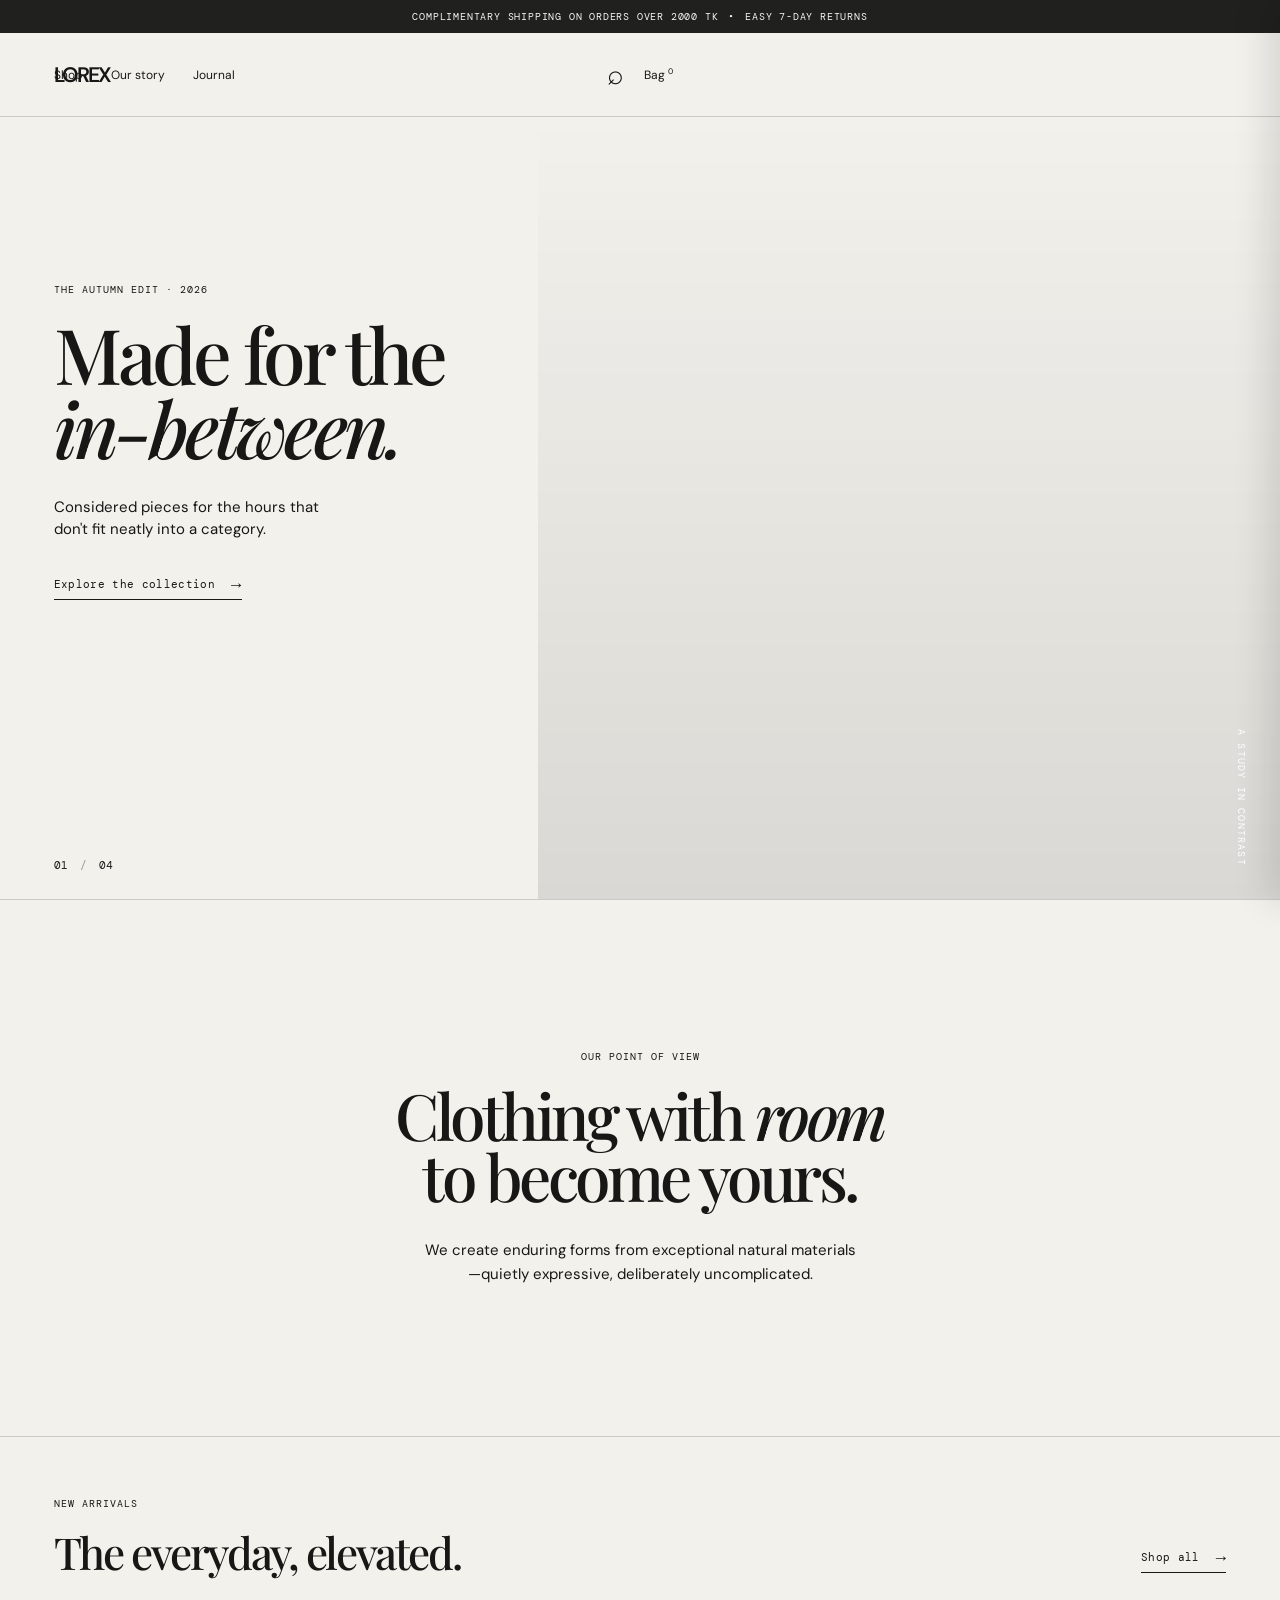
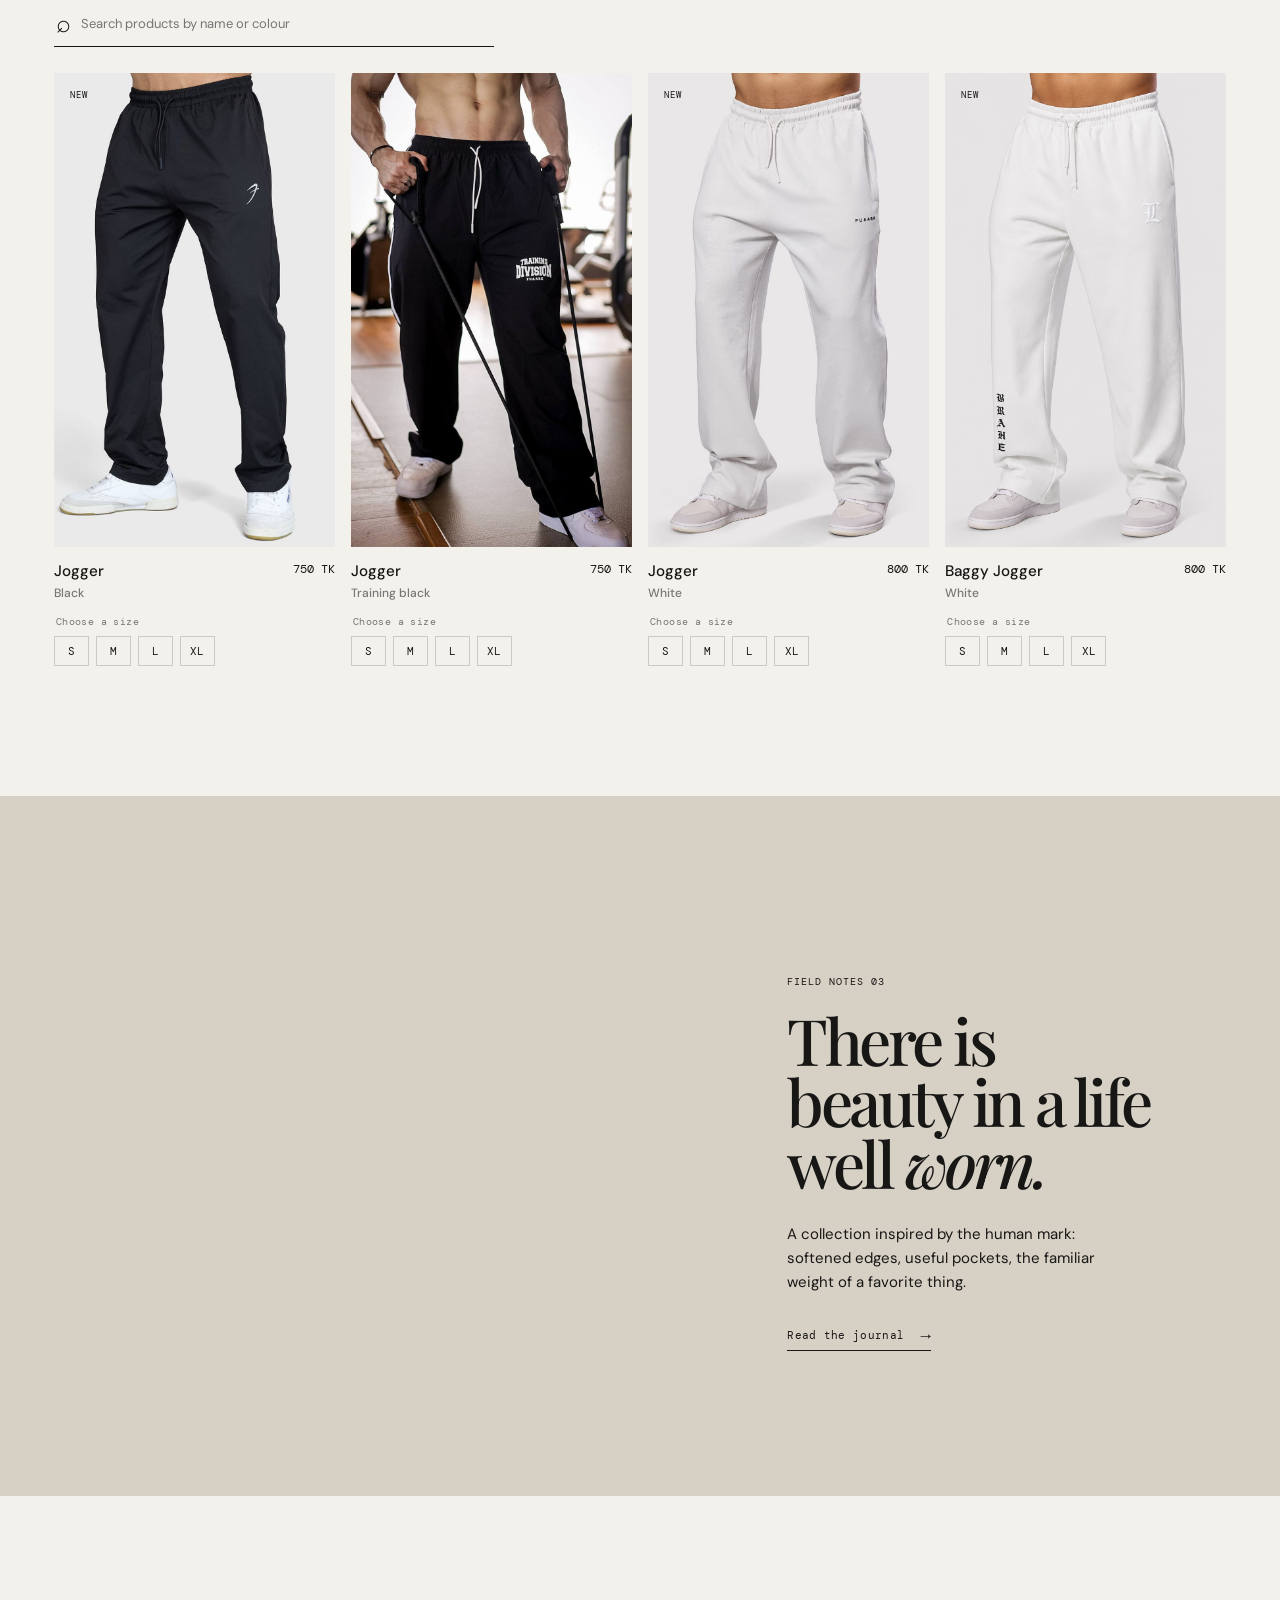
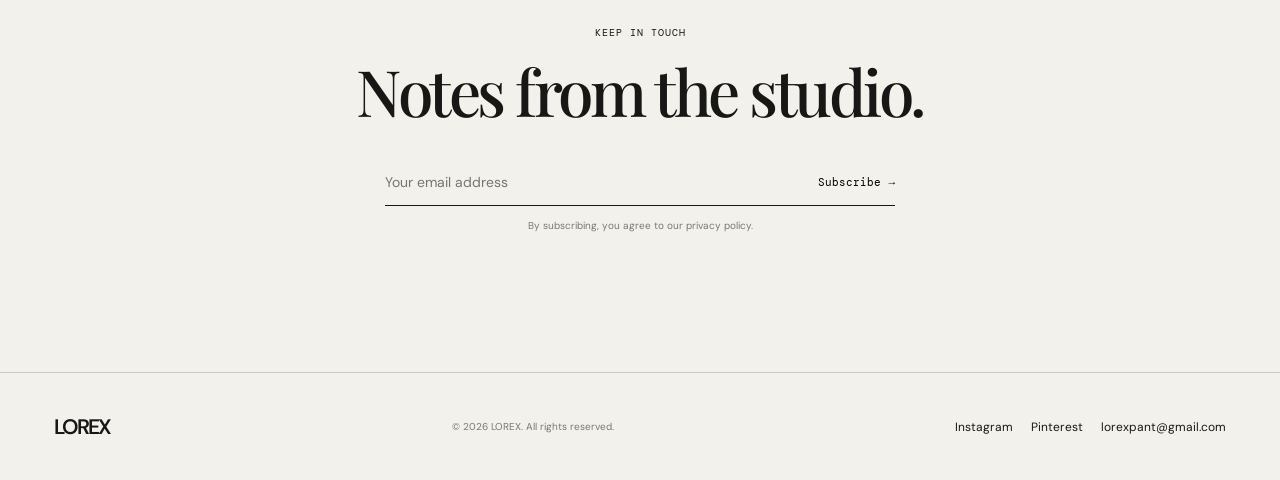
<file: index.html>
<!doctype html>
<html lang="en">
  <head>
    <meta charset="UTF-8" />
    <meta name="viewport" content="width=device-width, initial-scale=1.0" />
    <meta name="description" content="LOREX — modern essentials, made to be lived in." />
    <title>LOREX — Modern Essentials</title>
    <link rel="preconnect" href="https://fonts.googleapis.com" />
    <link rel="preconnect" href="https://fonts.gstatic.com" crossorigin />
    <link href="https://fonts.googleapis.com/css2?family=DM+Mono:wght@400;500&family=DM+Sans:opsz,wght@9..40,400;9..40,500;9..40,600&family=Playfair+Display:ital,wght@0,500;0,600;1,500&display=swap" rel="stylesheet" />
    <link rel="stylesheet" href="styles.css" />
    <link rel="stylesheet" href="custom.css" />
  </head>
  <body>
    <div class="announcement">COMPLIMENTARY SHIPPING ON ORDERS OVER 2000 TK <span>•</span> EASY 7-DAY RETURNS</div>
    <header class="site-header">
      <button class="menu-button" aria-label="Open menu"><i></i><i></i></button>
      <a class="wordmark" href="#">LOREX</a>
      <nav aria-label="Main navigation">
        <a href="#shop">Shop</a><a href="#story">Our story</a><a href="#journal">Journal</a>
      </nav>
      <div class="header-actions"><button aria-label="Search">⌕</button><button class="bag-button" type="button" aria-label="Shopping bag" aria-expanded="false">Bag <sup>0</sup></button></div>
    </header>

    <main>
      <section class="hero">
        <div class="hero-copy">
          <p class="eyebrow">THE AUTUMN EDIT · 2026</p>
          <h1>Made for the<br /><em>in-between.</em></h1>
          <p class="intro">Considered pieces for the hours that don't fit neatly into a category.</p>
          <a class="text-link" href="#shop">Explore the collection <span>→</span></a>
        </div>
        <div class="hero-image" role="img" aria-label="Model in an oversized black tailored coat"></div>
        <p class="vertical-label">A STUDY IN CONTRAST</p>
        <div class="hero-count">01 <span>/</span> 04</div>
      </section>

      <section class="statement" id="story">
        <p class="eyebrow">OUR POINT OF VIEW</p>
        <h2>Clothing with <em>room</em><br />to become yours.</h2>
        <p>We create enduring forms from exceptional natural materials—quietly expressive, deliberately uncomplicated.</p>
      </section>

      <section class="collection" id="shop">
        <div class="section-heading"><div><p class="eyebrow">NEW ARRIVALS</p><h2>The everyday, elevated.</h2></div><a class="text-link" href="#">Shop all <span>→</span></a></div>
        <div class="product-search"><label class="sr-only" for="product-search-input">Search products</label><span aria-hidden="true">⌕</span><input id="product-search-input" type="search" placeholder="Search products by name or colour" autocomplete="off" /></div>
        <p class="search-empty" role="status" hidden>No products found.</p>
        <div class="products">
          <article class="product-card" data-product-id="jogger-black"><div class="product-image product-one"><span>NEW</span><button type="button" aria-label="Add Jogger in black to bag">+</button></div><div class="product-info"><div><h3>Jogger</h3><p>Black</p></div><strong>750 TK</strong></div><fieldset class="size-picker"><legend>Choose a size</legend><button type="button" data-size="S">S</button><button type="button" data-size="M">M</button><button type="button" data-size="L">L</button><button type="button" data-size="XL">XL</button></fieldset></article>
          <article class="product-card" data-product-id="jogger-training-black"><div class="product-image product-two"><span>NEW</span><button type="button" aria-label="Add Jogger in training black to bag">+</button></div><div class="product-info"><div><h3>Jogger</h3><p>Training black</p></div><strong>750 TK</strong></div><fieldset class="size-picker"><legend>Choose a size</legend><button type="button" data-size="S">S</button><button type="button" data-size="M">M</button><button type="button" data-size="L">L</button><button type="button" data-size="XL">XL</button></fieldset></article>
          <article class="product-card" data-product-id="jogger-white"><div class="product-image product-three"><span>NEW</span><button type="button" aria-label="Add Jogger in white to bag">+</button></div><div class="product-info"><div><h3>Jogger</h3><p>White</p></div><strong>800 TK</strong></div><fieldset class="size-picker"><legend>Choose a size</legend><button type="button" data-size="S">S</button><button type="button" data-size="M">M</button><button type="button" data-size="L">L</button><button type="button" data-size="XL">XL</button></fieldset></article>
          <article class="product-card" data-product-id="baggy-jogger-white"><div class="product-image product-four"><span>NEW</span><button type="button" aria-label="Add Baggy Jogger in white to bag">+</button></div><div class="product-info"><div><h3>Baggy Jogger</h3><p>White</p></div><strong>800 TK</strong></div><fieldset class="size-picker"><legend>Choose a size</legend><button type="button" data-size="S">S</button><button type="button" data-size="M">M</button><button type="button" data-size="L">L</button><button type="button" data-size="XL">XL</button></fieldset></article>
        </div>
      </section>

      <section class="campaign" id="journal">
        <div class="campaign-image"></div>
        <div class="campaign-copy"><p class="eyebrow">FIELD NOTES 03</p><h2>There is beauty in a life well <em>worn.</em></h2><p>A collection inspired by the human mark: softened edges, useful pockets, the familiar weight of a favorite thing.</p><a class="text-link" href="#">Read the journal <span>→</span></a></div>
      </section>

      <section class="newsletter"><p class="eyebrow">KEEP IN TOUCH</p><h2>Notes from the studio.</h2><form><label class="sr-only" for="email">Email address</label><input id="email" type="email" placeholder="Your email address" required /><button type="submit">Subscribe <span>→</span></button></form><p class="fine-print">By subscribing, you agree to our privacy policy.</p></section>
    </main>
    <footer><a class="wordmark" href="#">LOREX</a><p>© 2026 LOREX. All rights reserved.</p><div><a href="#">Instagram</a><a href="#">Pinterest</a><a href="mailto:lorexpant@gmail.com">lorexpant@gmail.com</a></div></footer>

    <div class="cart-overlay" aria-hidden="true"></div>
    <aside class="cart-drawer" aria-label="Shopping bag" aria-hidden="true">
      <div class="cart-header"><div><p class="eyebrow">YOUR BAG</p><h2>Shopping bag</h2></div><button class="cart-close" type="button" aria-label="Close shopping bag">×</button></div>
      <p class="cart-empty">Your bag is empty.</p>
      <div class="cart-items" aria-live="polite"></div>
      <div class="cart-footer"><div class="cart-total"><span>Subtotal</span><strong>0 TK</strong></div><p>Free shipping on orders over 2000 TK.</p><button class="checkout-button" type="button" disabled>Checkout <span>→</span></button></div>
    </aside>
    <script src="script.js"></script>
  </body>
</html>
</file>
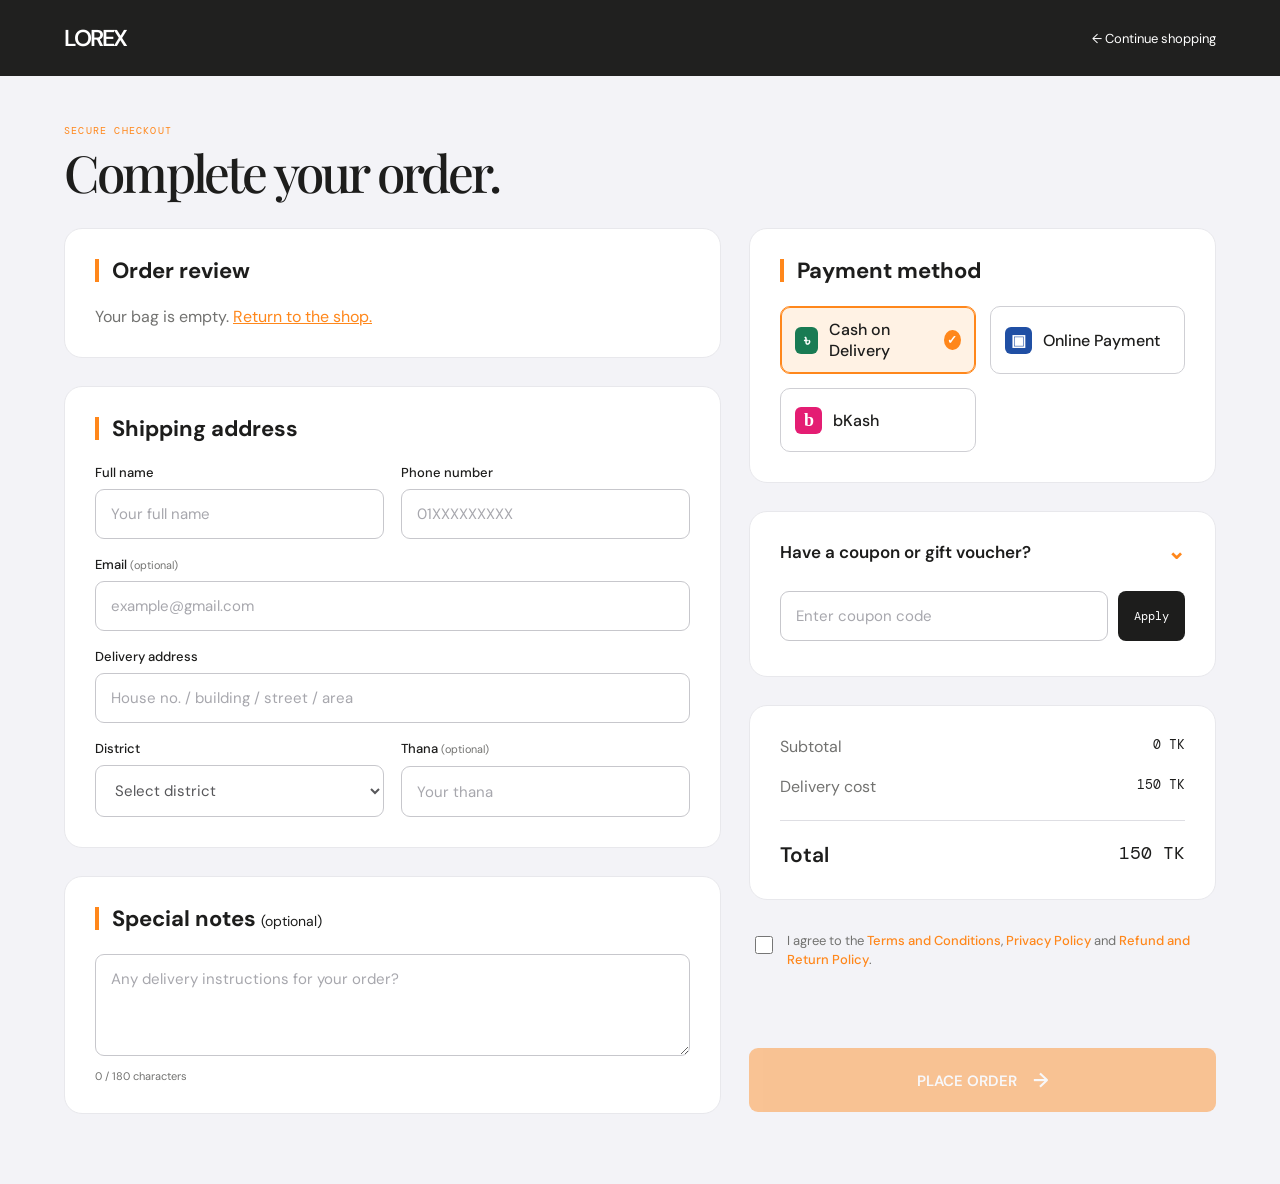
<file: checkout.html>
<!doctype html>
<html lang="en">
  <head>
    <meta charset="UTF-8" />
    <meta name="viewport" content="width=device-width, initial-scale=1.0" />
    <meta name="description" content="Complete your LOREX order." />
    <title>Checkout — LOREX</title>
    <link rel="preconnect" href="https://fonts.googleapis.com" />
    <link rel="preconnect" href="https://fonts.gstatic.com" crossorigin />
    <link href="https://fonts.googleapis.com/css2?family=DM+Mono:wght@400;500&family=DM+Sans:opsz,wght@9..40,400;9..40,500;9..40,600&family=Playfair+Display:ital,wght@0,500;0,600;1,500&display=swap" rel="stylesheet" />
    <link rel="stylesheet" href="checkout.css" />
  </head>
  <body>
    <header class="checkout-nav"><a class="checkout-wordmark" href="index.html">LOREX</a><a class="back-link" href="index.html">← Continue shopping</a></header>
    <main class="checkout-main">
      <div class="checkout-title"><p>SECURE CHECKOUT</p><h1>Complete your order.</h1></div>
      <form id="checkout-form" novalidate>
        <div class="checkout-layout">
          <div class="checkout-left">
            <section class="checkout-card order-review"><h2>Order review</h2><div id="checkout-items"></div><p id="checkout-empty" hidden>Your bag is empty. <a href="index.html#shop">Return to the shop.</a></p></section>
            <section class="checkout-card"><h2>Shipping address</h2><div class="form-grid"><label><span>Full name</span><input name="fullName" type="text" placeholder="Your full name" required /></label><label><span>Phone number</span><input name="phone" type="tel" placeholder="01XXXXXXXXX" required /></label><label class="full-width"><span>Email <small>(optional)</small></span><input name="email" type="email" placeholder="example@gmail.com" /></label><label class="full-width"><span>Delivery address</span><input name="address" type="text" placeholder="House no. / building / street / area" required /></label><label><span>District</span><select name="district" required><option value="">Select district</option><option>Dhaka</option><option>Chattogram</option><option>Khulna</option><option>Rajshahi</option><option>Sylhet</option><option>Barishal</option><option>Rangpur</option><option>Mymensingh</option><option>Other</option></select></label><label><span>Thana <small>(optional)</small></span><input name="thana" type="text" placeholder="Your thana" /></label></div></section>
            <section class="checkout-card notes-card"><h2>Special notes <small>(optional)</small></h2><textarea name="notes" maxlength="180" placeholder="Any delivery instructions for your order?"></textarea><p><span id="notes-count">0</span> / 180 characters</p></section>
          </div>
          <aside class="checkout-right">
            <section class="checkout-card payment-card"><h2>Payment method</h2><div class="payment-options"><label class="payment-option is-selected"><input type="radio" name="payment" value="Cash on Delivery" checked /><span class="payment-icon">৳</span><span>Cash on Delivery</span><b>✓</b></label><label class="payment-option"><input type="radio" name="payment" value="Online Payment" /><span class="payment-icon card-icon">▣</span><span>Online Payment</span><b>✓</b></label><label class="payment-option"><input type="radio" name="payment" value="bKash" /><span class="payment-icon bkash-icon">b</span><span>bKash</span><b>✓</b></label></div></section>
            <section class="checkout-card coupon-card"><button class="coupon-toggle" type="button" aria-expanded="false">Have a coupon or gift voucher? <span>⌄</span></button><div class="coupon-field" hidden><input type="text" name="coupon" placeholder="Enter coupon code" /><button type="button" id="apply-coupon">Apply</button></div><p id="coupon-message" aria-live="polite"></p></section>
            <section class="checkout-card totals-card"><div><span>Subtotal</span><strong id="checkout-subtotal">0 TK</strong></div><div><span>Delivery cost</span><strong id="checkout-delivery">0 TK</strong></div><div class="grand-total"><span>Total</span><strong id="checkout-total">0 TK</strong></div></section>
            <label class="terms"><input id="terms" type="checkbox" required /><span>I agree to the <a href="#">Terms and Conditions</a>, <a href="#">Privacy Policy</a> and <a href="#">Refund and Return Policy</a>.</span></label>
            <p class="form-error" id="form-error" aria-live="polite"></p>
            <button id="place-order" class="place-order" type="submit" disabled>Place order <span>→</span></button>
          </aside>
        </div>
      </form>
    </main>
    <script src="checkout.js"></script>
  </body>
</html>
</file>
<file: styles.css>
:root{--ink:#171716;--paper:#f3f1ec;--sand:#dbd5cb;--line:rgba(23,23,22,.18)}*{box-sizing:border-box}html{scroll-behavior:smooth}body{margin:0;background:var(--paper);color:var(--ink);font-family:"DM Sans",sans-serif}.announcement{height:33px;background:#20201f;color:#f7f6f1;display:flex;justify-content:center;align-items:center;gap:10px;font:10px "DM Mono",monospace;letter-spacing:.08em}.site-header{height:84px;display:grid;grid-template-columns:1fr auto 1fr;align-items:center;padding:0 4.2vw;border-bottom:1px solid var(--line);position:relative;z-index:2}.wordmark{color:inherit;text-decoration:none;font-size:21px;font-weight:600;letter-spacing:-.09em}.wordmark span{font-family:Georgia,serif;font-weight:400;margin:0 1px}.site-header nav{display:flex;gap:28px;position:absolute;left:4.2vw}.site-header nav a,footer a{color:inherit;text-decoration:none;font-size:12px}.header-actions{justify-self:end;display:flex;gap:20px}.header-actions button,.menu-button{border:0;background:none;color:inherit;font:12px "DM Sans",sans-serif;padding:0;cursor:pointer}.header-actions button:first-child{font:28px/10px Georgia}.header-actions sup{font-size:8px}.menu-button{display:none}.hero{min-height:calc(100vh - 117px);display:grid;grid-template-columns:42% 1fr;position:relative;border-bottom:1px solid var(--line)}.hero-copy{padding:clamp(70px,13vw,185px) 4.2vw 40px;align-self:start}.eyebrow{font:10px "DM Mono",monospace;letter-spacing:.1em;margin:0 0 21px}.hero h1,.statement h2,.section-heading h2,.campaign h2,.newsletter h2{font:500 clamp(48px,6vw,92px)/.96 "Playfair Display",Georgia,serif;letter-spacing:-.055em;margin:0}.hero h1 em,.statement h2 em,.campaign h2 em{font-weight:500}.intro{max-width:275px;line-height:1.5;font-size:15px;margin:31px 0}.text-link{display:inline-flex;gap:16px;align-items:center;color:inherit;text-decoration:none;font:11px "DM Mono",monospace;letter-spacing:.03em;border-bottom:1px solid var(--ink);padding-bottom:8px}.text-link span{font-size:17px;line-height:10px}.hero-image{min-height:620px;background:linear-gradient(0deg,rgba(0,0,0,.12),rgba(0,0,0,0)),url("https://images.unsplash.com/photo-1539109136881-3be0616acf4b?auto=format&fit=crop&w=1400&q=85") center 30%/cover}.vertical-label{font:10px "DM Mono",monospace;letter-spacing:.12em;writing-mode:vertical-rl;position:absolute;right:22px;bottom:33px;color:#fff}.hero-count{position:absolute;bottom:27px;left:4.2vw;font:11px "DM Mono",monospace}.hero-count span{color:#999;margin:0 5px}.statement{padding:150px 10vw;text-align:center}.statement h2{font-size:clamp(44px,5vw,76px)}.statement>p:last-child{max-width:440px;margin:31px auto 0;line-height:1.6;font-size:15px}.collection{padding:60px 4.2vw 130px;border-top:1px solid var(--line)}.section-heading{display:flex;justify-content:space-between;align-items:flex-end;margin-bottom:38px}.section-heading h2{font-size:44px}.products{display:grid;grid-template-columns:repeat(3,1fr);gap:16px}.product-image{height:43vw;max-height:610px;min-height:370px;background-size:cover;background-position:center;position:relative}.product-one{background-image:url("https://images.unsplash.com/photo-1548883354-7622d03aca27?auto=format&fit=crop&w=900&q=85")}.product-two{background-image:url("https://images.unsplash.com/photo-1550639525-c97d455acf70?auto=format&fit=crop&w=900&q=85")}.product-three{background-image:url("https://images.unsplash.com/photo-1541099649105-f69ad21f3246?auto=format&fit=crop&w=900&q=85")}.product-image span{position:absolute;top:16px;left:16px;font:9px "DM Mono",monospace;letter-spacing:.1em}.product-image button{opacity:0;position:absolute;right:14px;bottom:14px;border:0;background:var(--paper);height:38px;width:38px;border-radius:50%;font-size:22px;cursor:pointer;transition:.2s}.product-card:hover button{opacity:1}.product-info{display:flex;justify-content:space-between;padding-top:14px;font-size:13px}.product-info h3,.product-info p{font-weight:500;margin:0}.product-info p{font-size:12px;color:#777;margin-top:4px}.product-info strong{font:12px "DM Mono",monospace}.campaign{display:grid;grid-template-columns:1.05fr .95fr;background:#d7d0c5}.campaign-image{min-height:700px;background:url("https://images.unsplash.com/photo-1506629905607-d405f7e9e9b7?auto=format&fit=crop&w=1200&q=85") center/cover}.campaign-copy{padding:14vw 9vw 8vw}.campaign h2{font-size:clamp(45px,5vw,73px)}.campaign-copy>p:not(.eyebrow){max-width:340px;font-size:15px;line-height:1.6;margin:29px 0}.newsletter{padding:130px 8vw;text-align:center}.newsletter h2{font-size:clamp(46px,5vw,72px)}form{max-width:510px;display:flex;border-bottom:1px solid var(--ink);margin:38px auto 13px}input{width:100%;border:0;background:transparent;padding:14px 0;font:14px "DM Sans",sans-serif;outline:none}form button{border:0;background:none;white-space:nowrap;padding:0;font:11px "DM Mono",monospace;cursor:pointer}.fine-print{font-size:10px;color:#777}footer{display:flex;align-items:center;justify-content:space-between;padding:37px 4.2vw;border-top:1px solid var(--line)}footer p{font-size:10px;color:#777}footer div{display:flex;gap:18px}.sr-only{position:absolute;width:1px;height:1px;overflow:hidden;clip:rect(0,0,0,0)}
@media(max-width:700px){.announcement{font-size:8px;height:28px}.site-header{height:65px;padding:0 20px}.menu-button{display:grid;gap:5px}.menu-button i{display:block;width:20px;border-top:1px solid}.site-header nav{display:none}.header-actions button:first-child{display:none}.hero{grid-template-columns:1fr;min-height:auto}.hero-copy{padding:72px 24px 47px}.hero h1{font-size:55px}.hero-image{min-height:540px;order:-1}.vertical-label{bottom:19px;right:14px}.hero-count{bottom:auto;top:555px;left:24px;color:white}.statement{padding:95px 24px}.collection{padding:45px 20px 82px}.section-heading h2{font-size:35px}.section-heading .text-link{display:none}.products{display:flex;overflow:auto;margin-right:-20px;padding-right:20px}.product-card{min-width:78vw}.product-image{height:105vw;min-height:0}.product-image button{opacity:1}.campaign{grid-template-columns:1fr}.campaign-image{min-height:490px}.campaign-copy{padding:72px 24px}.newsletter{padding:90px 24px}footer{padding:28px 20px;display:grid;gap:20px}footer p{order:3;margin:0}footer div{justify-content:flex-start}}
</file>
<file: custom.css>
/* Brand-specific visual overrides */
.hero-image {
  background-image:
    linear-gradient(0deg, rgba(0, 0, 0, 0.1), rgba(0, 0, 0, 0)),
    url("https://images.unsplash.com/photo-1542272604-787c3835535d?auto=format&fit=crop&w=1400&q=85");
  background-position: center 55%;
}

.products {
  grid-template-columns: repeat(4, minmax(0, 1fr));
}

.product-image {
  height: min(37vw, 540px);
  min-height: 360px;
}

.product-one {
  background-image: url("jogger-black.jpeg");
  background-position: center;
}

.product-two {
  background-image: url("jogger-training-black.jpeg");
  background-position: center;
}

.product-three {
  background-image: url("jogger-white.jpeg");
  background-position: center;
}

.product-four {
  background-image: url("baggy-jogger-white.png");
  background-position: center;
}

@media (max-width: 700px) {
  .products {
    display: flex;
    grid-template-columns: none;
  }

  .product-image {
    height: 105vw;
    min-height: 0;
  }
}

.product-image button.is-added {
  width: auto;
  border-radius: 20px;
  padding: 0 13px;
  font: 10px "DM Mono", monospace;
}

.product-search {
  display: flex;
  align-items: center;
  max-width: 440px;
  gap: 10px;
  margin: 0 0 26px;
  border-bottom: 1px solid var(--ink);
  padding: 0 2px 10px;
}

.product-search span { font: 25px/1 Georgia, serif; }
.product-search input { border: 0; padding: 0; background: transparent; color: var(--ink); font: 13px "DM Sans", sans-serif; }
.search-empty { margin: 12px 0 28px; color: #777; font-size: 14px; }

.size-picker {
  display: flex;
  flex-wrap: wrap;
  gap: 7px;
  margin: 14px 0 0;
  border: 0;
  padding: 0;
}

.size-picker legend {
  width: 100%;
  margin-bottom: 8px;
  color: #777;
  font: 10px "DM Mono", monospace;
  letter-spacing: .04em;
}

.size-picker button {
  min-width: 35px;
  border: 1px solid var(--line);
  background: transparent;
  padding: 7px 8px;
  color: var(--ink);
  cursor: pointer;
  font: 11px "DM Mono", monospace;
}

.size-picker button:hover, .size-picker button.is-selected { background: var(--ink); color: var(--paper); border-color: var(--ink); }
.size-picker.has-error { outline: 1px solid #b33c36; outline-offset: 5px; }

.cart-overlay {
  position: fixed;
  inset: 0;
  z-index: 10;
  background: rgba(18, 18, 17, 0.38);
  opacity: 0;
  pointer-events: none;
  transition: opacity 220ms ease;
}

.cart-overlay.is-open {
  opacity: 1;
  pointer-events: auto;
}

.cart-drawer {
  position: fixed;
  z-index: 11;
  top: 0;
  right: 0;
  display: flex;
  width: min(440px, 100vw);
  height: 100dvh;
  flex-direction: column;
  background: var(--paper);
  box-shadow: -12px 0 34px rgba(0, 0, 0, 0.12);
  transform: translateX(100%);
  transition: transform 260ms ease;
}

.cart-drawer.is-open {
  transform: translateX(0);
}

.cart-is-open {
  overflow: hidden;
}

.cart-header {
  display: flex;
  justify-content: space-between;
  gap: 20px;
  padding: 29px 28px 24px;
  border-bottom: 1px solid var(--line);
}

.cart-header .eyebrow {
  margin-bottom: 9px;
}

.cart-header h2 {
  margin: 0;
  font: 500 35px/1 "Playfair Display", Georgia, serif;
  letter-spacing: -0.04em;
}

.cart-close {
  width: 34px;
  height: 34px;
  border: 1px solid var(--line);
  border-radius: 50%;
  background: transparent;
  color: var(--ink);
  cursor: pointer;
  font: 28px/25px "DM Sans", sans-serif;
}

.cart-empty {
  margin: 36px 28px;
  color: #777;
  font-size: 14px;
}

.cart-items {
  flex: 1;
  overflow-y: auto;
  padding: 8px 28px 24px;
}

.cart-item {
  display: grid;
  grid-template-columns: 95px 1fr;
  gap: 15px;
  padding: 20px 0;
  border-bottom: 1px solid var(--line);
}

.cart-thumbnail {
  min-height: 126px;
  background-color: #dedbd5;
  background-position: center;
  background-size: cover;
}

.cart-item-details {
  display: grid;
  grid-template-columns: 1fr auto;
  align-content: start;
  gap: 8px 12px;
}

.cart-item-details h3,
.cart-item-details p {
  margin: 0;
}

.cart-item-details h3 {
  font-size: 14px;
  font-weight: 500;
}

.cart-item-details p {
  margin-top: 3px;
  color: #777;
  font-size: 12px;
}

.cart-item-details strong {
  font: 11px "DM Mono", monospace;
}

.quantity-control {
  display: inline-flex;
  grid-column: 1;
  align-items: center;
  width: fit-content;
  border: 1px solid var(--line);
}

.quantity-control button {
  width: 28px;
  height: 27px;
  border: 0;
  background: transparent;
  color: var(--ink);
  cursor: pointer;
  font-size: 17px;
}

.quantity-control span {
  min-width: 24px;
  text-align: center;
  font: 11px "DM Mono", monospace;
}

.remove-item {
  grid-column: 2;
  align-self: center;
  justify-self: end;
  border: 0;
  border-bottom: 1px solid var(--ink);
  background: transparent;
  padding: 0 0 3px;
  color: var(--ink);
  cursor: pointer;
  font: 10px "DM Mono", monospace;
}

.cart-footer {
  padding: 22px 28px 28px;
  border-top: 1px solid var(--line);
}

.cart-total {
  display: flex;
  justify-content: space-between;
  font-size: 14px;
  font-weight: 500;
}

.cart-total strong {
  font: 12px "DM Mono", monospace;
}

.cart-footer p {
  margin: 8px 0 18px;
  color: #777;
  font-size: 11px;
}

.checkout-button {
  width: 100%;
  border: 0;
  background: var(--ink);
  padding: 16px;
  color: var(--paper);
  cursor: pointer;
  font: 11px "DM Mono", monospace;
  letter-spacing: 0.02em;
}

.checkout-button span {
  margin-left: 10px;
  font-size: 16px;
}

.checkout-button:disabled {
  cursor: not-allowed;
  opacity: 0.45;
}

@media (max-width: 700px) {
  .cart-header,
  .cart-footer {
    padding-right: 20px;
    padding-left: 20px;
  }

  .cart-items {
    padding-right: 20px;
    padding-left: 20px;
  }
}
</file>
<file: checkout.css>
:root{--ink:#1d1d1c;--muted:#727270;--page:#f3f3f7;--card:#fff;--line:#dedee3;--accent:#ff871b;--accent-pale:#fff2e4}*{box-sizing:border-box}body{margin:0;background:var(--page);color:var(--ink);font-family:"DM Sans",sans-serif}.checkout-nav{height:76px;display:flex;align-items:center;justify-content:space-between;padding:0 clamp(20px,5vw,80px);background:#20201f;color:#fff}.checkout-wordmark{color:inherit;text-decoration:none;font-size:23px;font-weight:600;letter-spacing:-.09em}.back-link{color:#fff;text-decoration:none;font-size:13px}.checkout-main{max-width:1820px;margin:auto;padding:48px clamp(20px,5vw,80px) 70px}.checkout-title{margin-bottom:30px}.checkout-title p{margin:0 0 10px;color:var(--accent);font:10px "DM Mono",monospace;letter-spacing:.12em}.checkout-title h1{margin:0;font:500 clamp(38px,4vw,62px)/1 "Playfair Display",Georgia,serif;letter-spacing:-.055em}.checkout-layout{display:grid;grid-template-columns:1.24fr .88fr;gap:28px;align-items:start}.checkout-left,.checkout-right{display:grid;gap:28px}.checkout-card{border:1px solid #e8e8ec;border-radius:18px;background:var(--card);padding:30px}.checkout-card h2{margin:0 0 24px;padding-left:13px;border-left:4px solid var(--accent);font-size:22px;line-height:1.05}.checkout-card h2 small{font-size:14px;font-weight:400}.order-item{display:grid;grid-template-columns:86px 1fr auto;gap:17px;align-items:center;padding:0 0 20px;margin-bottom:20px;border-bottom:1px solid var(--line)}.order-item:last-child{margin-bottom:0;border:0;padding-bottom:0}.order-thumbnail{width:86px;height:105px;background-position:center;background-size:cover;border-radius:10px;background-color:#eee}.product-one{background-image:url("jogger-black.jpeg")}.product-two{background-image:url("jogger-training-black.jpeg")}.product-three{background-image:url("jogger-white.jpeg")}.product-four{background-image:url("baggy-jogger-white.png")}.order-info h3,.order-info p{margin:0}.order-info h3{font-size:16px}.order-info p{margin-top:4px;color:var(--muted);font-size:13px}.order-actions{display:flex;align-items:center;gap:11px;margin-top:13px}.quantity{display:flex;align-items:center;border:1px solid var(--line);border-radius:8px;overflow:hidden}.quantity button{width:29px;height:28px;border:0;background:#fafafa;color:var(--accent);cursor:pointer;font-size:17px}.quantity span{display:inline-grid;min-width:27px;place-items:center;font:11px "DM Mono",monospace}.remove-order-item{border:0;background:transparent;color:#d64b49;cursor:pointer;font-size:12px}.order-price{font:600 14px "DM Mono",monospace;align-self:start;padding-top:3px}.form-grid{display:grid;grid-template-columns:repeat(2,minmax(0,1fr));gap:17px}.form-grid label,.notes-card label{display:grid;gap:8px;font-size:13px;font-weight:500}.form-grid .full-width{grid-column:1/-1}.form-grid small{color:var(--muted);font-weight:400}input,select,textarea{width:100%;border:1px solid #c7c7cc;border-radius:9px;background:#fff;padding:14px 15px;color:var(--ink);font:15px "DM Sans",sans-serif;outline-color:var(--accent)}input::placeholder,textarea::placeholder{color:#a7a7ad}select{appearance:auto;color:#57575a}.notes-card textarea{height:102px;resize:vertical}.notes-card>p{margin:8px 0 0;color:var(--muted);font-size:11px}.payment-options{display:grid;grid-template-columns:1fr 1fr;gap:14px}.payment-option{display:flex;min-height:64px;align-items:center;gap:11px;border:1px solid #cfcfd4;border-radius:10px;padding:12px 14px;cursor:pointer;font-weight:500}.payment-option:last-child{grid-column:1}.payment-option input{position:absolute;opacity:0;pointer-events:none}.payment-option.is-selected{border-color:var(--accent);background:var(--accent-pale);box-shadow:inset 0 0 0 1px var(--accent)}.payment-option b{margin-left:auto;display:none;width:20px;height:20px;place-items:center;border-radius:50%;background:var(--accent);color:#fff;font-size:12px}.payment-option.is-selected b{display:grid}.payment-icon{display:grid;width:27px;height:27px;place-items:center;border-radius:6px;background:#197b53;color:#fff;font-weight:600}.card-icon{background:#204fa4}.bkash-icon{background:#e41d73;font-family:Georgia,serif;font-size:18px}.coupon-card{padding:0}.coupon-toggle{display:flex;width:100%;align-items:center;justify-content:space-between;border:0;background:transparent;padding:25px 30px;color:var(--ink);cursor:pointer;font:600 17px "DM Sans",sans-serif;text-align:left}.coupon-toggle span{color:var(--accent);font-size:22px}.coupon-field{display:flex;gap:10px;padding:0 30px 20px}.coupon-field button{border:0;border-radius:8px;background:var(--ink);padding:0 16px;color:#fff;cursor:pointer;font:12px "DM Mono",monospace}.coupon-card>p{min-height:0;margin:0;padding:0 30px 15px;color:var(--accent);font-size:12px}.totals-card{display:grid;gap:19px}.totals-card>div{display:flex;justify-content:space-between;color:var(--muted);font-size:16px}.totals-card strong{color:var(--ink);font:13px "DM Mono",monospace}.totals-card .grand-total{margin-top:4px;padding-top:20px;border-top:1px solid var(--line);color:var(--ink);font-size:21px;font-weight:600}.totals-card .grand-total strong{font-size:18px}.terms{display:flex;gap:11px;align-items:flex-start;padding:4px 2px;color:var(--muted);font-size:13px;line-height:1.45}.terms input{width:20px;height:20px;accent-color:var(--accent)}.terms a{color:var(--accent);font-weight:500;text-decoration:none}.form-error{min-height:18px;margin:0;color:#ce4141;font-size:12px}.place-order{width:100%;border:0;border-radius:9px;background:var(--accent);padding:19px;color:#fff;cursor:pointer;font:600 15px "DM Sans",sans-serif;text-transform:uppercase}.place-order span{margin-left:12px;font-size:20px;vertical-align:-1px}.place-order:disabled{cursor:not-allowed;opacity:.45}#checkout-empty{margin:0;color:var(--muted)}#checkout-empty a{color:var(--accent)}
@media(max-width:900px){.checkout-layout{grid-template-columns:1fr}.checkout-right{order:-1}}@media(max-width:580px){.checkout-nav{height:65px}.checkout-main{padding-top:33px}.checkout-card{border-radius:14px;padding:21px}.checkout-card h2{font-size:19px;margin-bottom:19px}.checkout-layout,.checkout-left,.checkout-right{gap:18px}.form-grid{grid-template-columns:1fr}.form-grid .full-width{grid-column:auto}.payment-options{grid-template-columns:1fr}.payment-option:last-child{grid-column:auto}.order-item{grid-template-columns:68px 1fr;gap:13px}.order-thumbnail{width:68px;height:88px}.order-price{grid-column:2;grid-row:2;align-self:end;padding:0}.coupon-toggle{padding:21px}.coupon-field{padding:0 21px 18px}.coupon-card>p{padding:0 21px 13px}.checkout-title h1{font-size:42px}}
</file>
